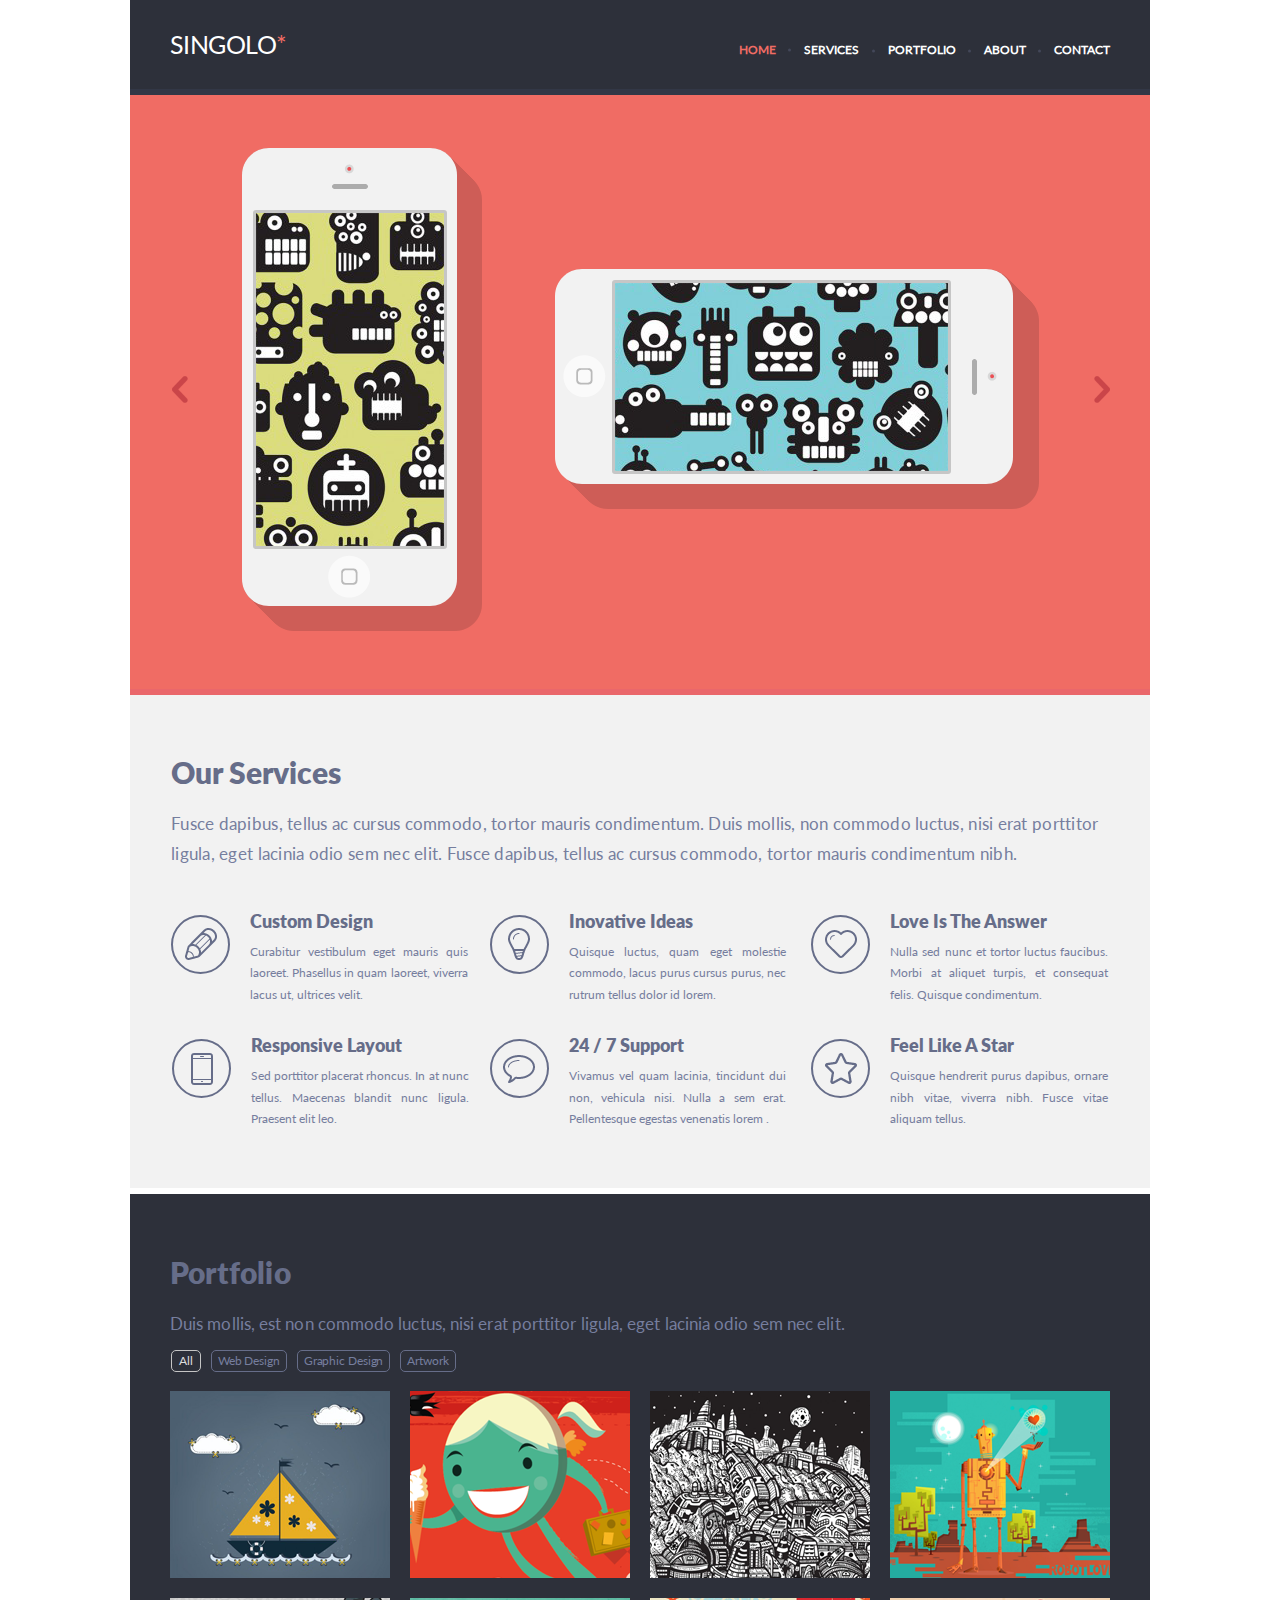
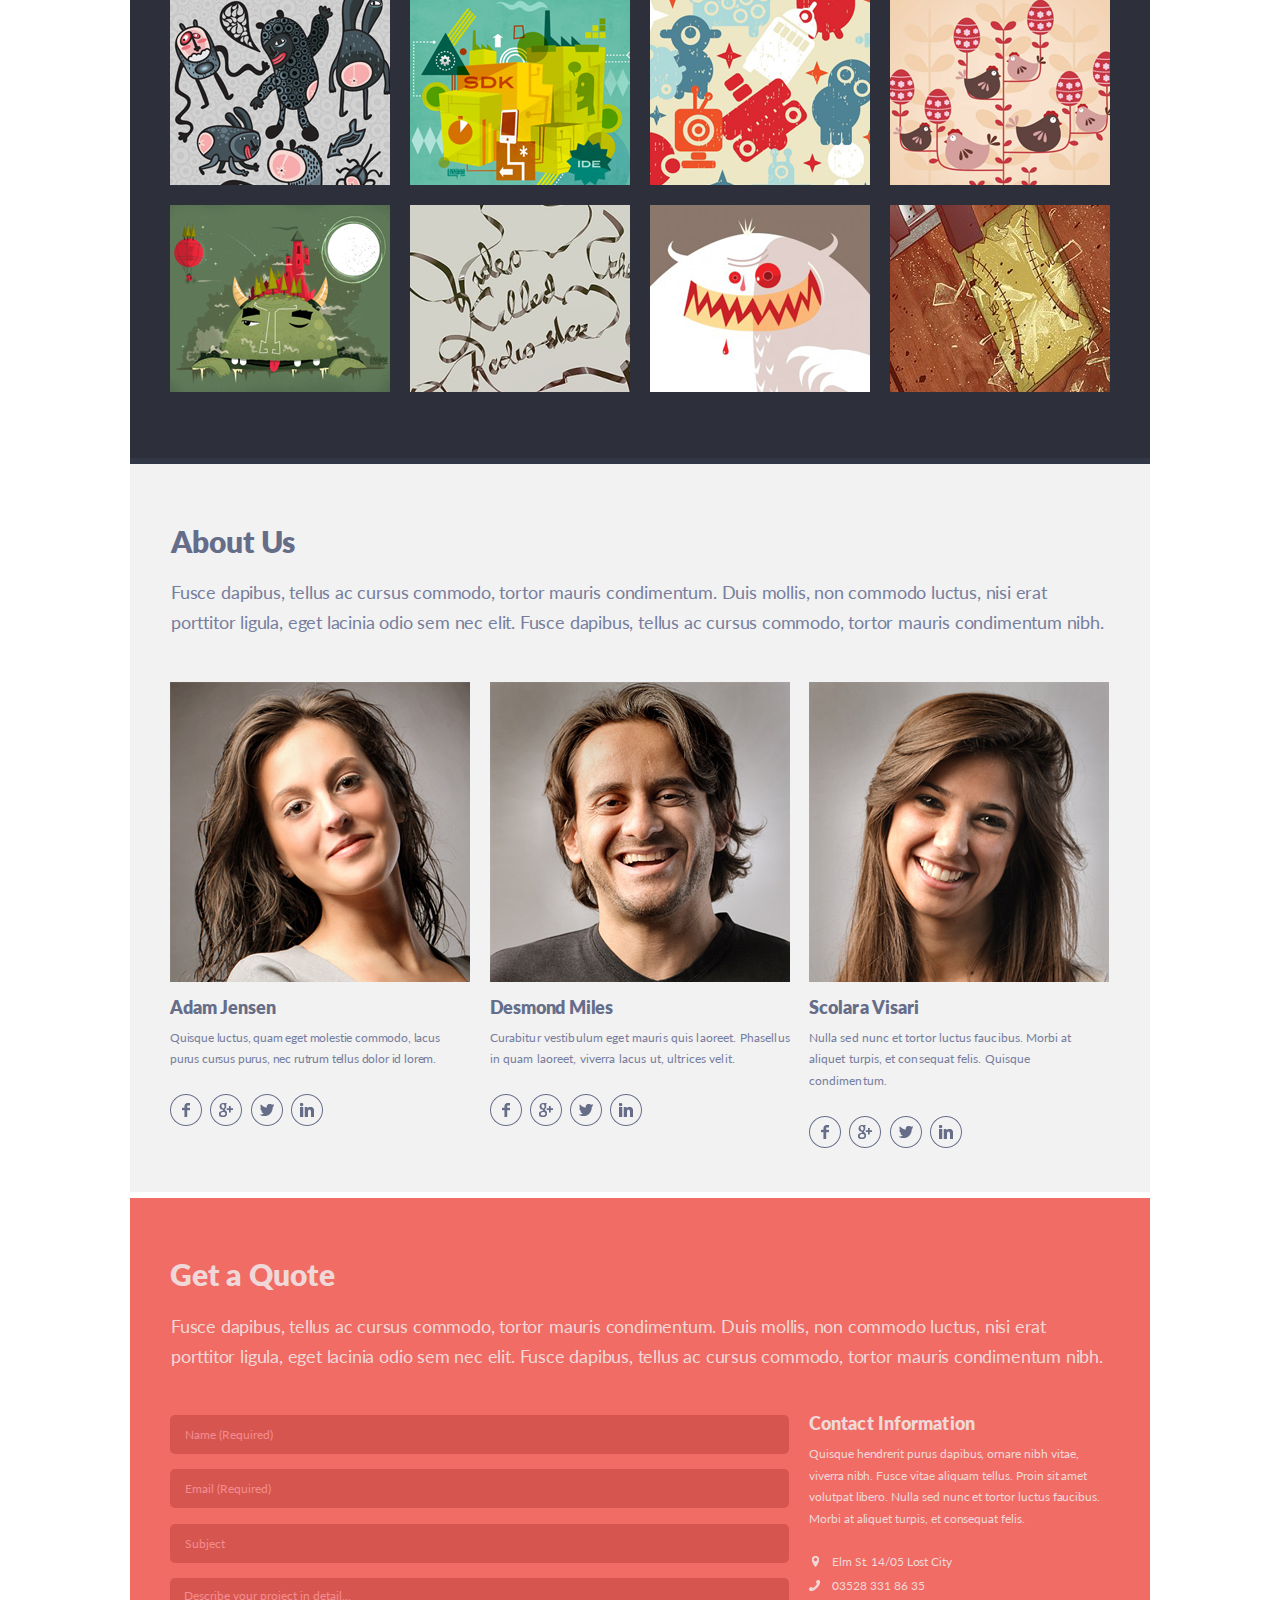
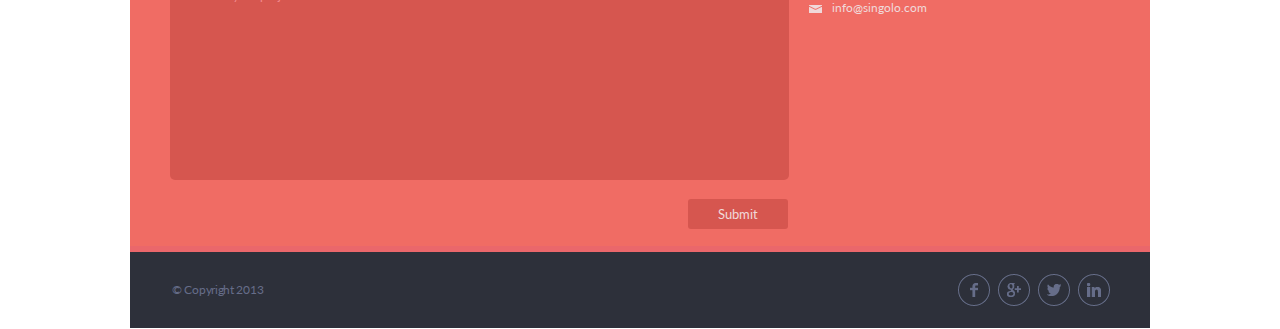
<file: index.html>
<!DOCTYPE html>
<html lang="en">
    <head>
        <meta charset="utf-8">
        <meta name="viewport" content="width=device-width, initial-scale=1.0">
        <link rel="stylesheet" href="./style.css">
        <title>Singolo</title>
    </head>
    <body>
        <div class="container">
            <header class="header">
                <div class="header__logo">
                    <h1 class="header__logo-text">Singolo<span class="header__logo-star">*</span><a name="anchor"></a></h1>
                </div>
                <div class="header__navigation">
                    <nav class="header__navigation-bar">
                        <ul class="header__navigation-list">
                            <li class="header__navigation-list-item header__navigation-list-item_activated">
                                <a href="#anchor" class="link">Home</a>
                            </li>
                            <li class="header__navigation-list-item">
                                <a href="#anchor" class="link">Services</a>
                            </li>
                            <li class="header__navigation-list-item">
                                <a href="#anchor" class="link">Portfolio</a>
                            </li>
                            <li class="header__navigation-list-item">
                                <a href="#anchor" class="link">About</a>
                            </li>
                            <li class="header__navigation-list-item">
                                <a href="#anchor" class="link">Contact</a>
                            </li>
                        </ul>
                    </nav>
                </div>
            </header>
            <main class="main">
                <section class="slider">
                    <div class="slider__phone">
                        <div class="slider__phone-vert">
                            <img src="assets/images/vertical-phone.png" alt="phone">
                            <div class="border-vert"></div> 
                        </div>
                        <div class="slider__phone-hor">
                            <img src="assets/images/horizontal-phone.png" alt="phone">
                            <div class="border-hor"></div>
                        </div>
                    </div>
                    <div class="slider__pointer">
                        <div class="slider__pointer-left">
                            <img src="assets/images/pointer-left.png" alt="pointer-left">
                        </div>
                        <div class="slider__pointer-right">
                            <img src="assets/images/pointer-right.png" alt="pointer-right">
                        </div>
                    </div>
                </section>
                <section class="services">
                    <section class="services__top">
                        <h2>Our Services</h2>
                        <p>Fusce dapibus, tellus ac cursus commodo, tortor mauris condimentum. Duis mollis, non commodo
                            luctus, nisi erat porttitor ligula, eget lacinia odio sem nec elit. Fusce dapibus, tellus ac
                            cursus commodo, tortor mauris condimentum nibh.</p>
                    </section>
                    <section class="services__bottom">
                        <ul class="service-list">
                            <li class="service-list__item">
                                <div class="item-left">
                                    <div class="left-img">
                                        <img src="assets/images/pen.png" alt="">
                                    </div>
                                </div>
                                <div class="item-right">
                                    <h3>Custom Design</h3>
                                    <p>Curabitur vestibulum eget mauris quis laoreet. Phasellus in quam laoreet, viverra lacus ut, ultrices velit.</p>
                                </div>
                            </li>
                            <li class="service-list__item">
                                <div class="item-left">
                                    <div class="left-img">
                                        <img src="assets/images/bulb.png" alt="">
                                    </div>
                                </div>
                                <div class="item-right">
                                    <h3>Inovative Ideas</h3>
                                    <p>Quisque luctus, quam eget molestie commodo, lacus purus cursus purus, nec rutrum tellus dolor id lorem.</p>
                                </div>
                            </li>
                            <li class="service-list__item">
                                <div class="item-left">
                                    <div class="left-img">
                                        <img src="assets/images/heart.png" alt="">
                                    </div>
                                </div>
                                <div class="item-right">
                                    <h3>Love Is The Answer</h3>
                                    <p>Nulla sed nunc et tortor luctus faucibus. Morbi at aliquet turpis, et consequat felis. Quisque condimentum.</p>
                                </div>
                            </li>
                            <li class="service-list__item">
                                <div class="item-left">
                                    <div class="left-img">
                                        <img src="assets/images/phone.png" alt="">
                                    </div>
                                </div>
                                <div class="item-right">
                                    <h3>Responsive Layout</h3>
                                    <p>Sed porttitor placerat rhoncus. In at nunc tellus. Maecenas blandit nunc ligula. Praesent elit leo.</p>
                                </div>
                            </li>
                            <li class="service-list__item">
                                <div class="item-left">
                                    <div class="left-img">
                                        <img src="assets/images/bubble.png" alt="">
                                    </div>
                                </div>
                                <div class="item-right">
                                    <h3>24 / 7 Support</h3>
                                    <p>Vivamus vel quam lacinia, tincidunt dui non, vehicula nisi. Nulla a sem erat. Pellentesque egestas venenatis lorem .</p>
                                </div>
                            </li>
                            <li class="service-list__item">
                                <div class="item-left">
                                    <div class="left-img">
                                        <img src="assets/images/star.png" alt="">
                                    </div>
                                </div>
                                <div class="item-right">
                                    <h3>Feel Like A Star</h3>
                                    <p>Quisque hendrerit purus dapibus, ornare nibh vitae, viverra nibh. Fusce vitae aliquam tellus.</p>
                                </div>
                            </li>
                        </ul>
                    </section>
                </section>
                <section class="portfolio">
                    <div class="wrapper">
                        <h2 class="portfolio__title">Portfolio</h2>
                        <p class="portfolio__text">Duis mollis, est non commodo luctus, nisi erat porttitor ligula,
                          eget lacinia odio sem nec elit.</p>
                        <div class="portfolio__buttons">
                            <span class="portfolio__button portfolio__button_activated">All</span>
                            <span class="portfolio__button">Web Design</span>
                            <span class="portfolio__button">Graphic Design</span>
                            <span class="portfolio__button">Artwork</span>
                        </div> 
                        <div class="portfolio__pictures">
                            <div class="portfolio__picture">
                                <img class="portfolio__picture-1" src="assets/images/Picture11.png" alt="Project 1">
                            </div>
                            <div class="portfolio__picture">
                                <img class="portfolio__picture-2" src="assets/images/Picture12.png" alt="Project 2">
                            </div>
                            <div class="portfolio__picture">
                                <img class="portfolio__picture-3" src="assets/images/Picture13.png" alt="Project 3">
                            </div>
                            <div class="portfolio__picture">
                                <img class="portfolio__picture-4" src="assets/images/Picture14.png" alt="Project 4">
                            </div>
                            <div class="portfolio__picture">
                                <img class="portfolio__picture-5" src="assets/images/Picture21.png" alt="Project 5">
                            </div>
                            <div class="portfolio__picture">
                                <img class="portfolio__picture-6" src="assets/images/Picture22.png" alt="Project 6">
                            </div>
                            <div class="portfolio__picture">
                                <img class="portfolio__picture-7" src="assets/images/Picture23.png" alt="Project 7">
                            </div>
                            <div class="portfolio__picture">
                                <img class="portfolio__picture-8" src="assets/images/Picture24.png" alt="Project 8">
                            </div>
                            <div class="portfolio__picture">
                                <img class="portfolio__picture-9" src="assets/images/Picture31.png" alt="Project 9">
                            </div>
                            <div class="portfolio__picture">
                                <img class="portfolio__picture-10" src="assets/images/Picture32.png" alt="Project 10">
                            </div>
                            <div class="portfolio__picture">
                                <img class="portfolio__picture-11" src="assets/images/Picture33.png" alt="Project 11">
                            </div>
                            <div class="portfolio__picture">
                                <img class="portfolio__picture-12" src="assets/images/Picture34.png" alt="Project 12">
                            </div>
                        </div>
                    </div>
                </section>
                <section class ="about-us">
                    <div class="wrapper">
                        <h2 class="about-us__title">About Us</h2>
                        <p class="about-us__text">Fusce dapibus, tellus ac cursus commodo, tortor mauris condimentum. Duis mollis,
                         non commodo luctus, nisi erat porttitor ligula, eget lacinia odio sem nec elit. Fusce dapibus, tellus ac
                         cursus commodo, tortor mauris condimentum nibh.</p>
                         <div class="about-us__people">
                             <article class="profile">
                                 <div class="profile__photo">
                                     <img id="Adam" src="assets/images/Photo1.png" width="300px" height="300px" alt="Adam Jensen">
                                 </div>
                                 <h3 class="profile__name">Adam Jensen</h3>
                                 <p class="profile__text">Quisque luctus, quam eget molestie commodo, lacus purus cursus purus, nec rutrum tellus dolor id lorem.</p>
                                 <div class="contacts">
                                     <a href="#adam">
                                         <img src="assets/images/Facebook.png"  alt="facebook">
                                     </a>
                                     <a href="#adam">
                                         <img src="assets/images/Google.png" alt="google">
                                     </a>
                                     <a href="#adam">
                                         <img src="assets/images/Twitter.png" alt="twitter">
                                     </a>
                                     <a href="#adam">
                                         <img src="assets/images/Linkedin.png" alt ="linkedin">
                                     </a>
                                 </div>
                             </article>
                             <article class="profile">
                                 <div class="profile__photo">
                                     <img id="desmond" src="assets/images/Photo2.png" width="300px" height="300px" alt="Desmond Miles">
                                 </div>
                                 <h3 class="profile__name">Desmond Miles</h3>
                                 <p class="profile__text">Curabitur vestibulum eget mauris quis laoreet. Phasellus in quam laoreet, viverra lacus ut, ultrices velit.</p>
                                 <div class="contacts">
                                     <a href="#desmond">
                                         <img src="assets/images/Facebook.png" alt="facebook">
                                     </a>
                                     <a href="#desmond">
                                         <img src="assets/images/Google.png" alt="google">
                                     </a>
                                     <a href="#desmond">
                                         <img src="assets/images/Twitter.png" alt="twitter">
                                     </a>
                                     <a href="#desmond">
                                         <img src="assets/images/Linkedin.png" alt ="linkedin">
                                     </a>
                                 </div>
                             </article>
                             <article class="profile">
                                 <div class="profile__photo">
                                     <img id="scolara" src="assets/images/Photo3.png" width="300px" height="300px" alt="Scolara Visari">
                                 </div>
                                 <h3 class="profile__name">Scolara Visari</h3>
                                 <p class="profile__text">Nulla sed nunc et tortor luctus faucibus. Morbi at aliquet turpis, et consequat felis. Quisque condimentum.</p>
                                 <div class="contacts">
                                     <a href="#scolara">
                                         <img src="assets/images/Facebook.png" alt="facebook">
                                     </a>
                                     <a href="#scolara">
                                         <img src="assets/images/Google.png" alt="google">
                                     </a>
                                     <a href="#scolara">
                                         <img src="assets/images/Twitter.png" alt="twitter">
                                     </a>
                                     <a href="#scolara">
                                         <img src="assets/images/Linkedin.png" alt ="linkedin">
                                     </a>
                                 </div>
                             </article>
                         </div>          
                    </div>
                </section>
                <section class="contact">
                    <div class="wrapper">
                        <h2 class="contacts__title">Get a Quote</h2>
                        <p class="contacts__text">Fusce dapibus, tellus ac cursus commodo, tortor mauris condimentum. Duis mollis, non commodo luctus, nisi erat porttitor ligula,
                             eget lacinia odio sem nec elit. Fusce dapibus, tellus ac cursus commodo, tortor mauris condimentum nibh.</p>
                         <div class="contacts__form">
                             <form method="POST">
                                 <input type="text" name="name" placeholder="Name (Required)" required>
                                 <input type="email" name="email" placeholder="Email (Required)" required>
                                 <input type="text" name="subject" placeholder="Subject">
                                 <textarea name="message" placeholder="Describe your project in detail..." rows="13" cols="30"></textarea>
                                 <button type="submit" formmethod="POST">Submit</button>
                             </form>
                             <div class="contacts__form-info">
                                 <h3 class="form-info__title">Contact Information</h3>
                                 <p class="form-info__text">Quisque hendrerit purus dapibus, ornare nibh vitae, viver&shy;ra nibh. Fusce vitae aliquam tellus. Proin sit amet volutpat libero.
                                      Nulla sed nunc et tortor luctus faucibus. Morbi at aliquet turpis, et consequat felis.</p>
                                 <p class="form-info__address">Elm St. 14/05 Lost City</p>
                                 <a class="form-info__phone" href="tel:035283318635">03528 331 86 35 </a>
                                 <br><a class="form-info__email" href="mailto:info@singolo.com">info@singolo.com</a>    
                             </div>
                         </div>    
                    </div>
                </section>
            </main>
            <footer class="footer">
                <div class="wrapper">
                    <div class="copyright">&copy; Copyright 2013</div>
                    <div class="social-icons">
                     <a href="#">
                         <img src="assets/images/Facebook.png" alt="facebook">
                     </a>
                     <a href="#">
                         <img src="assets/images/Google.png" alt="google">
                     </a>
                     <a href="#">
                         <img src="assets/images/Twitter.png" alt="twitter">
                     </a>
                     <a href="#">
                         <img src="assets/images/Linkedin.png" alt ="linkedin">
                     </a>
                    </div>
                </div>
            </footer>
        </div>
    </body>

</html>
</file>
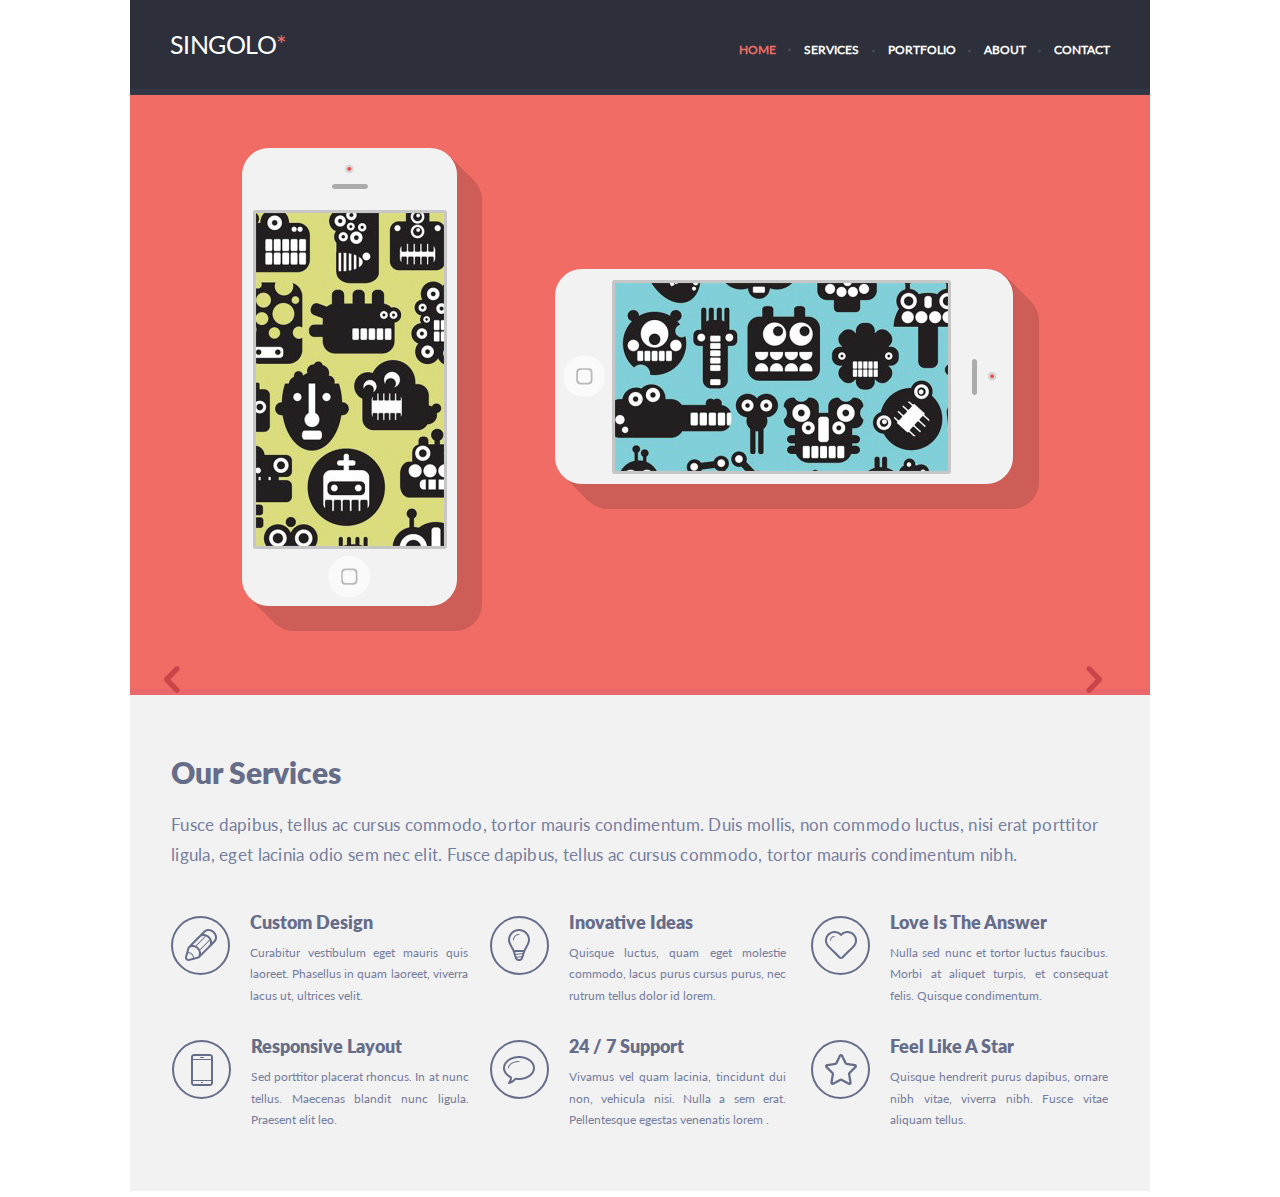
<file: singolo1.html>
<!DOCTYPE html>
<html lang="en">
    <head>
        <meta charset="utf-8">
        <meta name="viewport" content="width=device-width, initial-scale=1.0">
        <link rel="stylesheet" href="./singolo1.css">
        <title>Singolo</title>
    </head>
    <body>
        <div class="container">
            <header class="header">
                <div class="header__logo">
                    <h1 class="header__logo-text">Singolo<span class="header__logo-star">*</span><a name="anchor"></a></h1>
                </div>
                <div class="header__navigation">
                    <nav class="header__navigation-bar">
                        <ul class="header__navigation-list">
                            <li class="header__navigation-list-item header__navigation-list-item_activated">
                                <a href="#anchor" class="link">Home</a>
                            </li>
                            <li class="header__navigation-list-item">
                                <a href="#anchor" class="link">Services</a>
                            </li>
                            <li class="header__navigation-list-item">
                                <a href="#anchor" class="link">Portfolio</a>
                            </li>
                            <li class="header__navigation-list-item">
                                <a href="#anchor" class="link">About</a>
                            </li>
                            <li class="header__navigation-list-item">
                                <a href="#anchor" class="link">Contact</a>
                            </li>
                        </ul>
                    </nav>
                </div>
            </header>
            <main class="main">
                <section class="slider">
                    <div class="slider__phone">
                        <div class="slider__phone-vert">
                            <img src="assets/images/vertical-phone.png" alt="phone">
                            <div class="border-vert"></div> 
                        </div>
                        <div class="slider__phone-hor">
                            <img src="assets/images/horizontal-phone.png" alt="phone">
                            <div class="border-hor"></div>
                        </div>
                    </div>
                    <div class="slider__pointer">
                        <div class="slider__pointer-left">
                            <img src="assets/images/pointer-left.png" alt="pointer-left">
                        </div>
                        <div class="slider__pointer-right">
                            <img src="assets/images/pointer-right.png" alt="pointer-right">
                        </div>
                    </div>
                </section>
                <section class="services">
                    <section class="services__top">
                        <h2>Our Services</h2>
                        <p>Fusce dapibus, tellus ac cursus commodo, tortor mauris condimentum. Duis mollis, non commodo
                            luctus, nisi erat porttitor ligula, eget lacinia odio sem nec elit. Fusce dapibus, tellus ac
                            cursus commodo, tortor mauris condimentum nibh.</p>
                    </section>
                    <section class="services__bottom">
                        <ul class="service-list">
                            <li class="service-list__item">
                                <div class="item-left">
                                    <div class="left-img">
                                        <img src="assets/images/pen.png" alt="">
                                    </div>
                                </div>
                                <div class="item-right">
                                    <h3>Custom Design</h3>
                                    <p>Curabitur vestibulum eget mauris quis laoreet. Phasellus in quam laoreet, viverra lacus ut, ultrices velit.</p>
                                </div>
                            </li>
                            <li class="service-list__item">
                                <div class="item-left">
                                    <div class="left-img">
                                        <img src="assets/images/bulb.png" alt="">
                                    </div>
                                </div>
                                <div class="item-right">
                                    <h3>Inovative Ideas</h3>
                                    <p>Quisque luctus, quam eget molestie commodo, lacus purus cursus purus, nec rutrum tellus dolor id lorem.</p>
                                </div>
                            </li>
                            <li class="service-list__item">
                                <div class="item-left">
                                    <div class="left-img">
                                        <img src="assets/images/heart.png" alt="">
                                    </div>
                                </div>
                                <div class="item-right">
                                    <h3>Love Is The Answer</h3>
                                    <p>Nulla sed nunc et tortor luctus faucibus. Morbi at aliquet turpis, et consequat felis. Quisque condimentum.</p>
                                </div>
                            </li>
                            <li class="service-list__item">
                                <div class="item-left">
                                    <div class="left-img">
                                        <img src="assets/images/phone.png" alt="">
                                    </div>
                                </div>
                                <div class="item-right">
                                    <h3>Responsive Layout</h3>
                                    <p>Sed porttitor placerat rhoncus. In at nunc tellus. Maecenas blandit nunc ligula. Praesent elit leo.</p>
                                </div>
                            </li>
                            <li class="service-list__item">
                                <div class="item-left">
                                    <div class="left-img">
                                        <img src="assets/images/bubble.png" alt="">
                                    </div>
                                </div>
                                <div class="item-right">
                                    <h3>24 / 7 Support</h3>
                                    <p>Vivamus vel quam lacinia, tincidunt dui non, vehicula nisi. Nulla a sem erat. Pellentesque egestas venenatis lorem .</p>
                                </div>
                            </li>
                            <li class="service-list__item">
                                <div class="item-left">
                                    <div class="left-img">
                                        <img src="assets/images/star.png" alt="">
                                    </div>
                                </div>
                                <div class="item-right">
                                    <h3>Feel Like A Star</h3>
                                    <p>Quisque hendrerit purus dapibus, ornare nibh vitae, viverra nibh. Fusce vitae aliquam tellus.</p>
                                </div>
                            </li>
                        </ul>
                    </section>
                </section>
            </main>
        </div>
    </body>

</html>
</file>
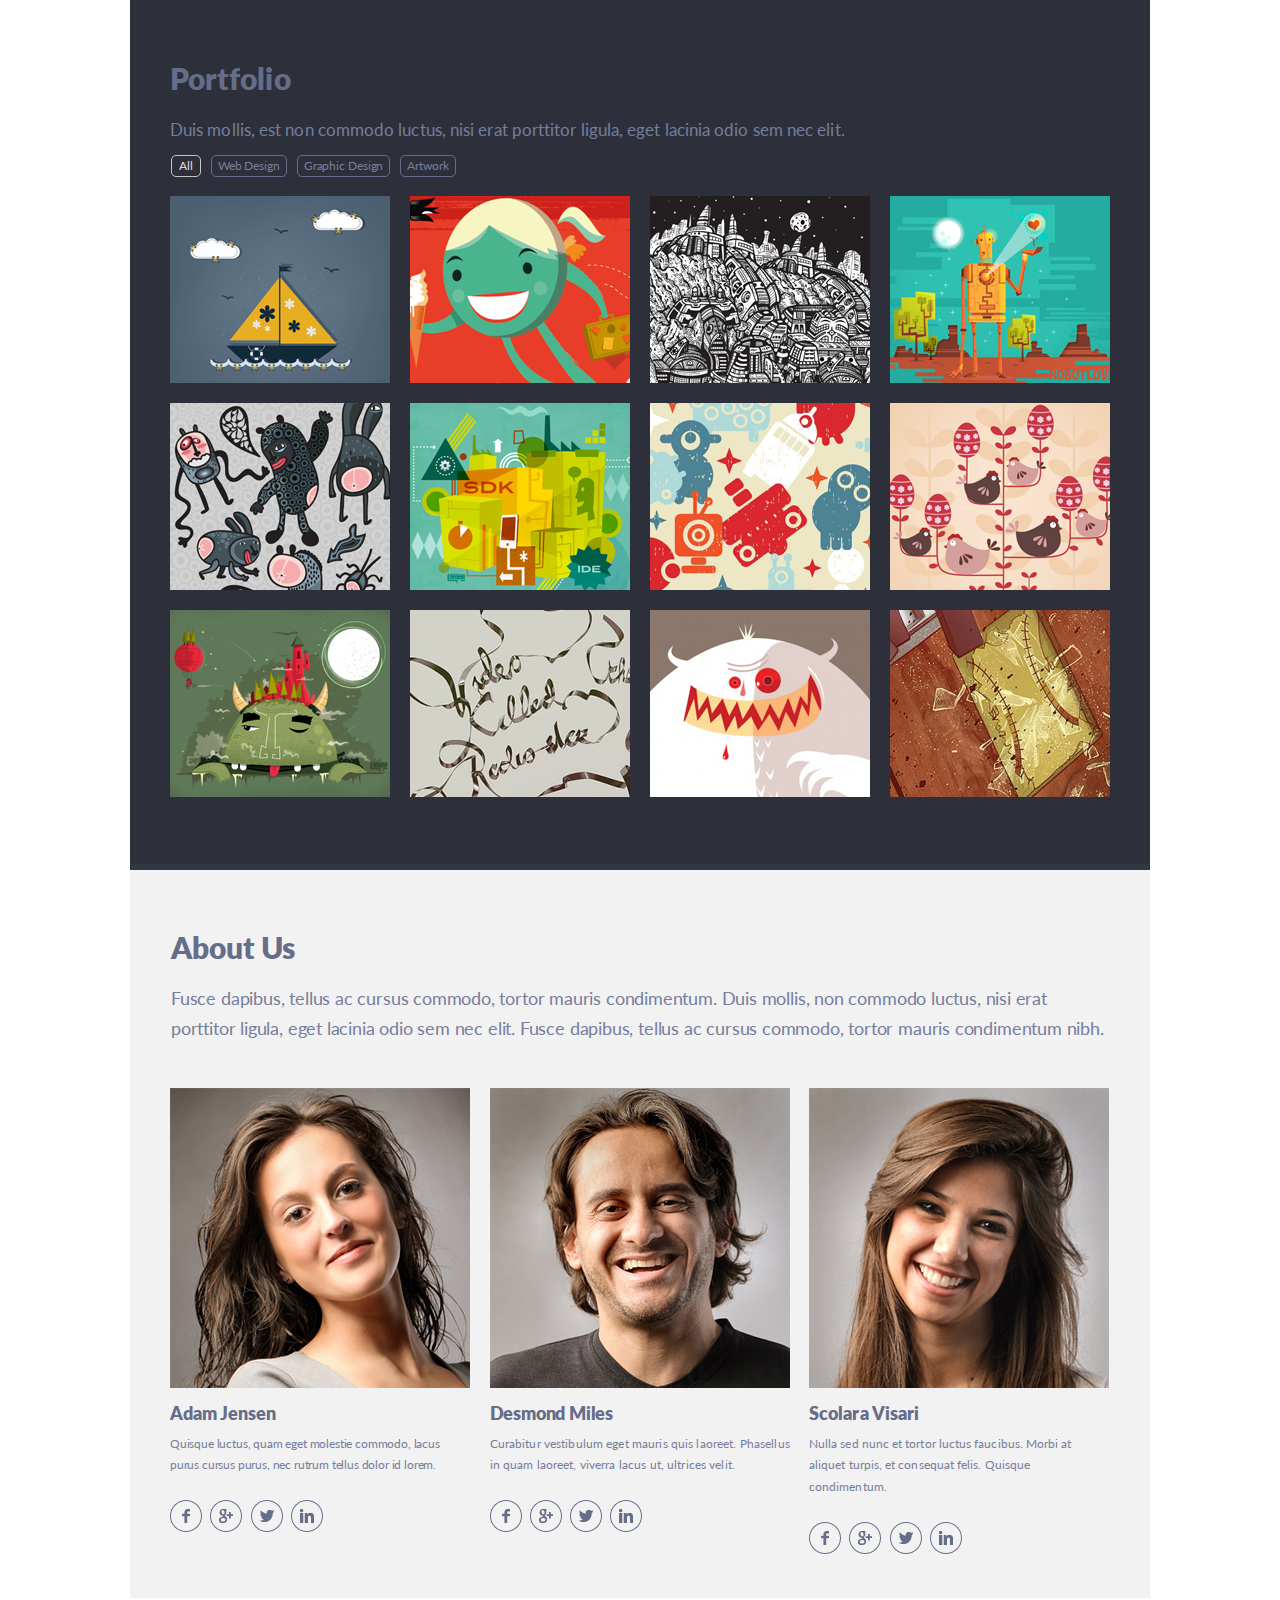
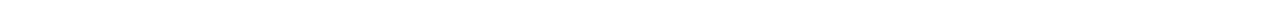
<file: singolo2.html>
<!DOCTYPE html>
<html lang="en">
   <head>
       <meta charset="utf-8">
       <meta name ="viewport" content="width=device-width, initial-scale=1.0">
       <link rel="stylesheet" href="./singolo2.css">
       <title>Singolo</title>
   </head> 
   <body>
       <section class="portfolio">
           <div class="wrapper">
               <h2 class="portfolio__title">Portfolio</h2>
               <p class="portfolio__text">Duis mollis, est non commodo luctus, nisi erat porttitor ligula,
                 eget lacinia odio sem nec elit.</p>
               <div class="portfolio__buttons">
                   <span class="portfolio__button portfolio__button_activated">All</span>
                   <span class="portfolio__button">Web Design</span>
                   <span class="portfolio__button">Graphic Design</span>
                   <span class="portfolio__button">Artwork</span>
               </div> 
               <div class="portfolio__pictures">
                   <div class="portfolio__picture">
                       <img class="portfolio__picture-1" src="assets/images/Picture11.png" alt="Project 1">
                   </div>
                   <div class="portfolio__picture">
                       <img class="portfolio__picture-2" src="assets/images/Picture12.png" alt="Project 2">
                   </div>
                   <div class="portfolio__picture">
                       <img class="portfolio__picture-3" src="assets/images/Picture13.png" alt="Project 3">
                   </div>
                   <div class="portfolio__picture">
                       <img class="portfolio__picture-4" src="assets/images/Picture14.png" alt="Project 4">
                   </div>
                   <div class="portfolio__picture">
                       <img class="portfolio__picture-5" src="assets/images/Picture21.png" alt="Project 5">
                   </div>
                   <div class="portfolio__picture">
                       <img class="portfolio__picture-6" src="assets/images/Picture22.png" alt="Project 6">
                   </div>
                   <div class="portfolio__picture">
                       <img class="portfolio__picture-7" src="assets/images/Picture23.png" alt="Project 7">
                   </div>
                   <div class="portfolio__picture">
                       <img class="portfolio__picture-8" src="assets/images/Picture24.png" alt="Project 8">
                   </div>
                   <div class="portfolio__picture">
                       <img class="portfolio__picture-9" src="assets/images/Picture31.png" alt="Project 9">
                   </div>
                   <div class="portfolio__picture">
                       <img class="portfolio__picture-10" src="assets/images/Picture32.png" alt="Project 10">
                   </div>
                   <div class="portfolio__picture">
                       <img class="portfolio__picture-11" src="assets/images/Picture33.png" alt="Project 11">
                   </div>
                   <div class="portfolio__picture">
                       <img class="portfolio__picture-12" src="assets/images/Picture34.png" alt="Project 12">
                   </div>
               </div>
           </div>
       </section>
       <section class ="about-us">
           <div class="wrapper">
               <h2 class="about-us__title">About Us</h2>
               <p class="about-us__text">Fusce dapibus, tellus ac cursus commodo, tortor mauris condimentum. Duis mollis,
                non commodo luctus, nisi erat porttitor ligula, eget lacinia odio sem nec elit. Fusce dapibus, tellus ac
                cursus commodo, tortor mauris condimentum nibh.</p>
                <div class="about-us__people">
                    <article class="profile">
                        <div class="profile__photo">
                            <img id="Adam" src="assets/images/Photo1.png" width="300px" height="300px" alt="Adam Jensen">
                        </div>
                        <h3 class="profile__name">Adam Jensen</h3>
                        <p class="profile__text">Quisque luctus, quam eget molestie commodo, lacus purus cursus purus, nec rutrum tellus dolor id lorem.</p>
                        <div class="contacts">
                            <a href="#adam">
                                <img src="assets/images/Facebook.png"  alt="facebook">
                            </a>
                            <a href="#adam">
                                <img src="assets/images/Google.png" alt="google">
                            </a>
                            <a href="#adam">
                                <img src="assets/images/Twitter.png" alt="twitter">
                            </a>
                            <a href="#adam">
                                <img src="assets/images/Linkedin.png" alt ="linkedin">
                            </a>
                        </div>
                    </article>
                    <article class="profile">
                        <div class="profile__photo">
                            <img id="desmond" src="assets/images/Photo2.png" width="300px" height="300px" alt="Desmond Miles">
                        </div>
                        <h3 class="profile__name">Desmond Miles</h3>
                        <p class="profile__text">Curabitur vestibulum eget mauris quis laoreet. Phasellus in quam laoreet, viverra lacus ut, ultrices velit.</p>
                        <div class="contacts">
                            <a href="#desmond">
                                <img src="assets/images/Facebook.png" alt="facebook">
                            </a>
                            <a href="#desmond">
                                <img src="assets/images/Google.png" alt="google">
                            </a>
                            <a href="#desmond">
                                <img src="assets/images/Twitter.png" alt="twitter">
                            </a>
                            <a href="#desmond">
                                <img src="assets/images/Linkedin.png" alt ="linkedin">
                            </a>
                        </div>
                    </article>
                    <article class="profile">
                        <div class="profile__photo">
                            <img id="scolara" src="assets/images/Photo3.png" width="300px" height="300px" alt="Scolara Visari">
                        </div>
                        <h3 class="profile__name">Scolara Visari</h3>
                        <p class="profile__text">Nulla sed nunc et tortor luctus faucibus. Morbi at aliquet turpis, et consequat felis. Quisque condimentum.</p>
                        <div class="contacts">
                            <a href="#scolara">
                                <img src="assets/images/Facebook.png" alt="facebook">
                            </a>
                            <a href="#scolara">
                                <img src="assets/images/Google.png" alt="google">
                            </a>
                            <a href="#scolara">
                                <img src="assets/images/Twitter.png" alt="twitter">
                            </a>
                            <a href="#scolara">
                                <img src="assets/images/Linkedin.png" alt ="linkedin">
                            </a>
                        </div>
                    </article>
                </div>          
           </div>
       </section>
   </body>
</html>
</file>
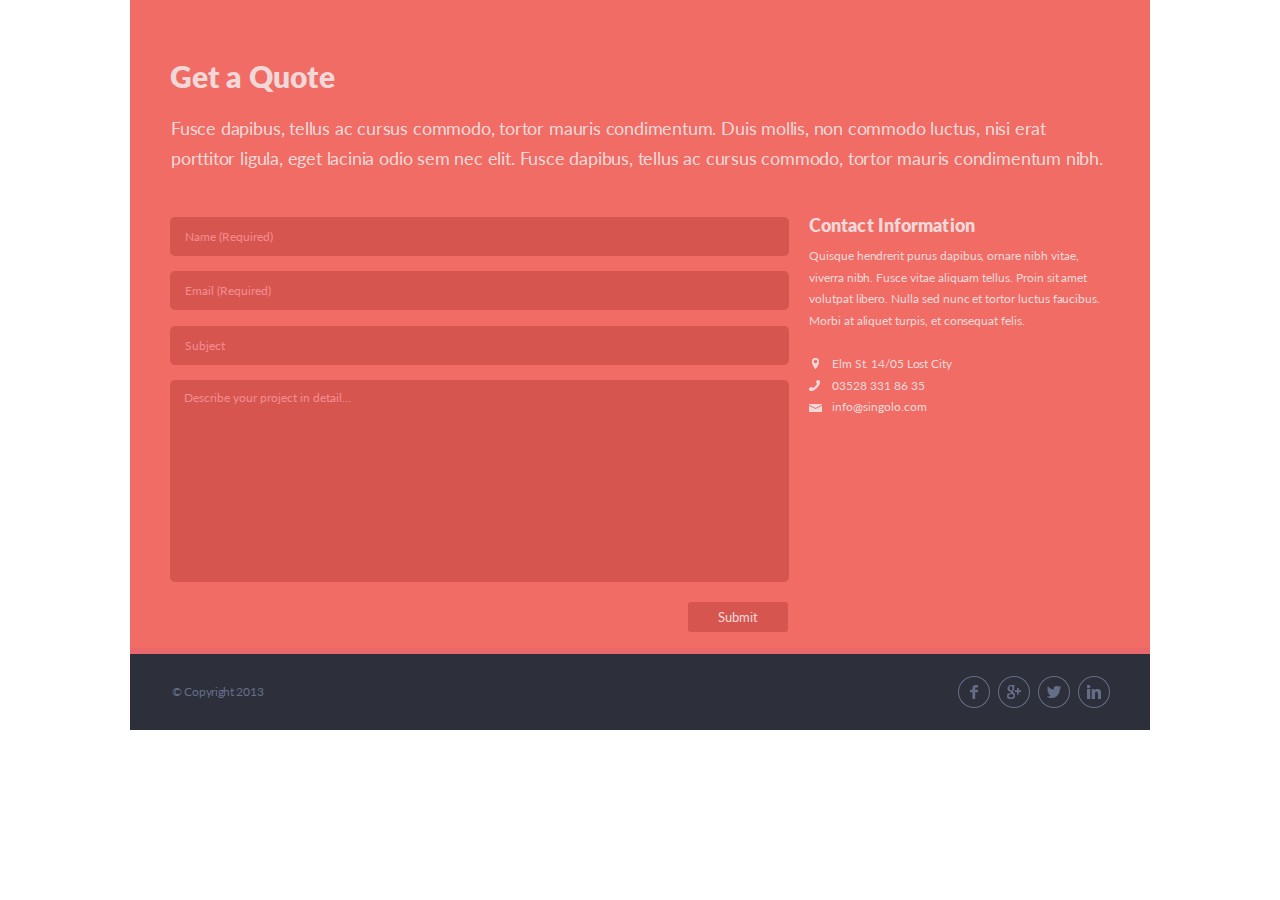
<file: singolo3.html>
<!DOCTYPE html>
<html lang="en">
   <head>
       <meta charset="utf-8">
       <meta name ="viewport" content="width=device-width, initial-scale=1.0">
       <link rel="stylesheet" href="./singolo3.css">
       <title>Singolo</title>
   </head> 
   <body>
       <section class="contact">
           <div class="wrapper">
               <h2 class="contacts__title">Get a Quote</h2>
               <p class="contacts__text">Fusce dapibus, tellus ac cursus commodo, tortor mauris condimentum. Duis mollis, non commodo luctus, nisi erat porttitor ligula,
                    eget lacinia odio sem nec elit. Fusce dapibus, tellus ac cursus commodo, tortor mauris condimentum nibh.</p>
                <div class="contacts__form">
                    <form method="POST">
                        <input type="text" name="name" placeholder="Name (Required)" required>
                        <input type="email" name="email" placeholder="Email (Required)" required>
                        <input type="text" name="subject" placeholder="Subject">
                        <textarea name="message" placeholder="Describe your project in detail..." rows="13" cols="30"></textarea>
                        <button type="submit" formmethod="POST">Submit</button>
                    </form>
                    <div class="contacts__form-info">
                        <h3 class="form-info__title">Contact Information</h3>
                        <p class="form-info__text">Quisque hendrerit purus dapibus, ornare nibh vitae, viver&shy;ra nibh. Fusce vitae aliquam tellus. Proin sit amet volutpat libero.
                             Nulla sed nunc et tortor luctus faucibus. Morbi at aliquet turpis, et consequat felis.</p>
                        <p class="form-info__address">Elm St. 14/05 Lost City</p>
                        <a class="form-info__phone" href="tel:035283318635">03528 331 86 35 </a>
                        <br><a class="form-info__email" href="mailto:info@singolo.com">info@singolo.com</a>    
                    </div>
                </div>    
           </div>
       </section>
       <footer class="footer">
           <div class="wrapper">
               <div class="copyright">&copy; Copyright 2013</div>
               <div class="social-icons">
                <a href="#">
                    <img src="assets/images/Facebook.png" alt="facebook">
                </a>
                <a href="#">
                    <img src="assets/images/Google.png" alt="google">
                </a>
                <a href="#">
                    <img src="assets/images/Twitter.png" alt="twitter">
                </a>
                <a href="#">
                    <img src="assets/images/Linkedin.png" alt ="linkedin">
                </a>
               </div>
           </div>
       </footer>
    </body>
</html>
</file>
<file: style.css>
html, body, div, span, h1, h2, h3 {
    margin: 0;
    padding: 0;
    border: 0;
    font-size: 100%;
}

@font-face {
    font-family: Lato;
    src: url(./assets/fonts/Lato-Regular.ttf) format("truetype");
    font-style: normal;
}

@font-face {
    font-family: "Lato-Black";
    src: url(./assets/fonts/Lato-Black.ttf) format("truetype");
    font-style: normal;
}

*::before, *::after {
    -webkit-box-sizing: border-box;
    box-sizing: border-box;
}

 .container {
    width: 1020px;
    margin: 0 auto;
    font-family: Lato;
} 

.header {
    height: 89px;
    background-color: #2d303a;
    border-bottom: 6px solid #323746;
}

h1 {
    width: 115px;
    height: 20px;
    font-size: 25px;
    font-weight: 500;
    line-height: 6.32px;
    color: #ffffff;
    text-transform: uppercase;
    padding: 41px 865px 35px 40px;
    letter-spacing: -0.55px;
}

a {
    text-decoration: none;
    color: unset;
}

.header__logo-star {
    color: #f06c64;
}

ul { 
    list-style: none;
}

.header__navigation-list {
    width: 371px;
    height: 9px;
    position: relative;
    margin: 46px 40px 35px 608px;
    bottom: 104px;
    right: 39px;
}

.header__navigation-list-item {
    display: inline-block;
    width: 70px;    
    color: #ffffff;
    font-size: 12px;
    font-weight: 700;
    line-height: 6.32px;
    text-transform: uppercase;
}

.header__navigation-list-item_activated {
    color: #f06c64;
}

.header__navigation-list-item:nth-child(2) {
    position: relative;
    right: 9px;
}

.header__navigation-list-item:nth-child(3) {
    position: relative;
    right: -1px;
}

.header__navigation-list-item:nth-child(4) {
    position: relative;
    right: -23px;
}

.header__navigation-list-item:last-child {
    position: relative;
    right: -19px;
}

.header__navigation-list-item:nth-child(1)::after {
    content: "";
    background-color: #434759;
    width: 3px;
    height: 3px;
    border-radius: 50%;
    
    position: absolute;
    top: 12px;
    right: 319px;
    
    transform: translateY(-50%);
}

.header__navigation-list-item:nth-child(2)::after {
    content: "";
    background-color: #434759;
    width: 3px;
    height: 3px;
    border-radius: 50%;
    position: absolute;
    top: 4px;
    right: -1px;
    transform: translateY(-50%);
}

.header__navigation-list-item:nth-child(3)::after {
    content: "";
    background-color: #434759;
    width: 3px;
    height: 3px;
    border-radius: 50%;
    position: absolute;
    top: 4px;
    right: -13px;
    transform: translateY(-50%);
}

.header__navigation-list-item:nth-child(4)::after {
    content: "";
    background-color: #434759;
    width: 3px;
    height: 3px;
    border-radius: 50%;
    position: absolute;
    top: 4px;
    left: 54px;
    transform: translateY(-50%);
}

.slider {
    height: 594px;
    border-bottom: 6px solid #ea676b;
    background-color: #f06c64;
}

.slider__phone {
    display: flex;
    align-items: center;
    justify-content: space-between;
}
.slider__phone-vert {
    height: 483px;
    width: 240px;
    padding: 53px 668px 58px 112px;
}

.slider__phone-hor {
    height: 240px;
    width: 483px;
    position: absolute;     
    padding: 175px 112px 181px 425px;
} 

.border-vert {
    position: relative;
    bottom: 424px;
    right: -11px;
    height: 333px;
    width: 188px;
    border: 3px solid #c6c6c6;
    border-radius: 3px;
}

.border-hor {
    position: relative;
    bottom: 232px;
    left: 57px;
    height: 188px;
    width: 333px;
    border: 3px solid #c6c6c6;
    border-radius: 3px;
}

.slider-ponter {
    position: relative;
}

.slider__pointer-left {
    display: block;
    height: 27px;
    width: 16px;
    cursor: pointer;
    position: relative;
    bottom: 313px;
    left: 42px;
}

.slider__pointer-right {
    display: block;
    height: 27px;
    width: 16px;
    cursor: pointer;
    margin-left: 964px;
    position: relative;
    bottom: 340px;

}

a:hover {
    text-decoration: underline;
    color: #f06c64;
}

.services {
    height: 493px;
    background-color: #f2f2f2;
    border-bottom: 6px solid #ffffff; 
    padding: 0 40px 0 41px;
}

.services__top h2, .service-list h3 {
    font-family: "Lato-Black";
    color: #666d89;
    font-weight: 400;
    line-height: 17.86px;
}

.service-list h3 {
    font-size: 18px;
    padding-top: 18px;
}

.services__top h2 {
    font-size: 30px;
    padding-top: 69px;
    margin-top: 0;
}

.service-list p {
    display: flex;
    text-align: justify;
    font-family: "Lato";
    font-size: 12px;
    font-weight: 500;
    line-height: 21.56px;
    color: #767e9e;
    
}

.services__top p {
    padding-top: 10px;
    letter-spacing: 0.27px;
    font-family: "Lato";
    font-size: 17px;
    font-weight: 300;
    line-height: 30px;
    color: #767e9e;  
}

.left-img {
    display: flex;
    justify-content: center;
    align-items: center;    
    width: 55px;
    height: 55px;
    border: 2px solid #666d89;
    border-radius: 50%;
}

.service-list {
    display: flex;
    flex-wrap: wrap;
}

.service-list__item {
    width: 33%;
    flex-shrink: 0;
    margin-right: 4px;
}

.service-list__item {
    display: flex;
    position: relative;
}


.item-left {
    margin-right: 20px;
}

.item-right h3 {
    margin-bottom: 10px;
}

.service-list__item:nth-child(3n) {
    margin-right: 0;
}

.service-list__item:nth-child(-n+3)  {
    padding-bottom: 10px;
}

.item-left {
    margin-top: 20px;
}

.service-list__item:first-child {
    position: relative;
    right: 40px;
    top: 9px;
}

.service-list__item:nth-child(2) {
    position: relative;
    top: 9px;
    right: 22px;
}

.service-list__item:nth-child(3) {
    position: relative;
    top: 9px;
    right: 1px;
}

.service-list__item:nth-child(4) {
    position: relative;
    right: 39px;
    bottom: 1px;
}

.service-list__item:nth-child(5) {
    position: relative;
    bottom: 1px;
    right: 22px;
    letter-spacing: 0.001px;
}

.service-list__item:last-child {
    position: relative; 
    bottom: 1px;
    right: 1px;   
}

.item-right p {
    position: relative; 
    bottom: 2px;
}

.portfolio {
    width: 1020px;
    height: 864px;
    background-color: #2d303a;
    border-bottom: 6px solid #323746;
    margin: 0 auto;
}

.portfolio__title {
    width: 121px;
    height: 23px;
    color: #666d89;
    font-family: "Lato-Black";
    font-size: 30px;
    font-weight: 400;
    line-height: 17.86px;
    padding: 70px 858px 0 40px;
    letter-spacing: 0.21px;
}

.portfolio__text {
    padding: 4.5px 0 0 40px;    
    height: 17px;
    color: #767e9e;
    font-family: "Lato" ;
    font-size: 17px;
    font-weight: 300;
    line-height: 30px;
    letter-spacing: 0.08px;
}

.portfolio__buttons {
    padding: 6px 0 20px 41px;
}

.portfolio__button {
    font-family: "Lato";
    font-size: 12px;
    font-weight: 400;
    line-height: 21.56px;
    box-sizing: border-box;
    padding: 2px 6px 3px;
    margin-right: 6px;
    border: 1px solid #666d89;
    border-radius: 5px;
    cursor: pointer;
    color: #767e9e;
    letter-spacing: -0.1px;
}

.portfolio__button_activated {
    color: #dedede;
    border: 1px solid #c5c5c5;
    padding: 2px 7px 3px 7px;
}

.portfolio__button:hover {
    border: 1px solid #c5c5c5;
    color: #dedede;
}

.portfolio__pictures {
    display: flex;
    justify-content: space-between;
    width: 940px;
    flex-wrap: wrap;
    margin-left: 40px;
}

.portfolio__picture {
    margin-bottom: 20px;
    width: 220px;
    height: 187px;
}

.portfolio__picture:nth-child(n+13) {
    display: none;
}

.about-us {
    width: 1020px;
    height: 728px;
    background-color: #f2f2f2;
    border-bottom: 6px solid #ffffff;
    margin: 0 auto;
}

.about-us__title {
    width: 150px;
    height: 23px;
    color: #666d89;
    font-family: "Lato-Black";
    font-size: 30px;
    font-weight: 400;
    line-height: 17.86px;
    padding: 68.5px 855px 0 41px;
    letter-spacing: -0.1px;
    word-spacing: -0.5px;
}

.about-us__text {
    height: 47px;
    color: #767e9e;
    font-family: "Lato";
    font-size: 18px;
    font-weight: 300;
    line-height: 30px;
    padding: 3px 40px 40.5px 41px;
    letter-spacing: -0.183px;
}

.about-us__people {
    display: flex;
    justify-content: space-between;
    flex-wrap: wrap;
    width: 940px;
    padding: 0 40px 0 40px;
}

.profile {
    width: 301px;
}

.profile__photo {
    width: 300px;
    height: 300px;
}

.profile__name {
    color: #666d89;
    font-family: "Lato-Black";
    font-size: 18px;
    font-weight: 400;
    line-height: 17.86px;
    padding-top: 17px;   
}

.profile__text {
    color: #767e9e;
    font-family: Lato;
    font-size: 12px;
    font-weight: 400;
    line-height: 21.56px;
    letter-spacing: -0.18px;
    padding-bottom: 5px;
    position: relative;
    bottom: 2px;
}

.contacts {
    display: flex;
    flex-wrap: wrap;
    width: 153px;
    justify-content: space-between;
    padding: 5px 0 0 0;    
}

.profile:first-child .profile__text {
    letter-spacing: -0.17px;
}

.profile:nth-child(2) .profile__text {
    letter-spacing: 0.13px;
}

.profile:last-child .profile__text {
    letter-spacing: 0.07px;
}

.profile:nth-child(2) .profile__name {
    position: relative;
    bottom: 0.5px;
    letter-spacing: -0.2px;
}

.profile:last-child .profile__name {
    letter-spacing: 0.1px;
}

.contact {
    width: 1020px;
    height: 648px;
    background-color: #f06c64;
    border-bottom: 6px solid #ea676b;
    margin: 0 auto;
}

.footer {
    width: 1020px;
    height: 76px;
    background-color: #2d303a;
    margin: 0 auto;
}

.contacts__title {
    height: 26px;
    color: #f0d8d9;
    font-family: "Lato-Black";
    font-size: 30px;
    font-weight: 400;
    line-height: 17.86px;
    padding: 68px 0 0 40px;
    letter-spacing: -0.005em; 
}

.contacts__text {
    height: 47px;
    font-family: "Lato";
    color: #f0d8d9;
    font-size: 18px;
    font-weight: 300;
    line-height: 30px;
    padding: 0.5px 40px 0 41px;
    letter-spacing: -0.19px;
}

.contacts__form {
    display: flex;
    justify-content: space-between;
    margin-top: 57px;
    padding: 0 40px 0 40px;
}


input, textarea {
    padding: 12px 15px;
    width: 619px;
    font-family: "Lato";
    font-size: 12px;
    font-weight: 400;
    border: none;
    border-radius: 5px;
    color: #f0d8d9;
    background-color: #d6564f;
    margin-bottom: 15.5px;
    box-sizing: border-box;
}

form {
    width: 619px;
}

button {
    width: 100px;
    color: #f0d8d9;
    background-color: #d6564f;
    border: none;
    margin-left: 518px;
    font-family: "Lato";
    border-radius: 3px;
    height: 30px;
    cursor: pointer;
}

button:hover {
    border: 1px solid #f0d8d9;
}

textarea {
    height: 202px;
    resize: none;
    padding: 10px 15px 13px 14px;   
}

::placeholder {
    color: #f48c8f;
    opacity: 1;
}

.contacts__form-info {
    box-sizing: border-box;
    width: 301px;
}

.contacts__form-info h3 {
    height: 14px;
    font-family: "Lato-Black";
    color: #f0d8d9;
    font-size: 18px;
    font-weight: 400;
    line-height: 17.86px;
    letter-spacing: 0.1px;
}

.form-info__text, .form-info__address,
.form-info__phone, .form-info__email  {
    color: #f0d8d9;
    font-family: "Lato";
    font-size: 12px;
    font-weight: 400;
    line-height: 21.56px;
}

.form-info__text {
    padding-top: 2.5px;
    letter-spacing: -0.05px;
}

.form-info__address {
    background: transparent url("/assets/images/contacts-location.png") no-repeat 3px;
    padding-left: 23px;
    margin-top: 25px;
    letter-spacing: -0.1px;
    line-height: unset;
    margin-bottom: 5px;
    cursor: pointer;
} 

.form-info__phone {
    background: transparent url("/assets/images/contacts-phone.png") no-repeat left center;
    padding-left: 23px;
    line-height: 20px;
    cursor: pointer;
}

.form-info__email {
    background: transparent url("/assets/images/contacts-mail.png") no-repeat left 5px;
    padding-left: 23px;
    cursor: pointer;
}    

footer .wrapper {
    display: flex;
    justify-content: space-between;
}

.copyright {
    font-family: "Lato";
    font-size: 12px;
    color: #666d89;
    padding: 30px 0 32px 42px;
    letter-spacing: -0.3px;
}

.social-icons {
    padding: 22px 36px 0 0;
}

.social-icons a {
    margin-right: 4px;
    cursor: pointer;
}

.form-info__phone:hover, .form-info__address:hover, .form-info__email:hover {
    color: #000000;
}

.copyright:hover {
    color: #f0d8d9;
    cursor: pointer;
}
</file>
<file: singolo1.css>
html, body, div, span, h1 {
        margin: 0;
        padding: 0;
        border: 0;
        font-size: 100%;
    }
    
    @font-face {
        font-family: Lato;
        src: url(./assets/fonts/Lato-Regular.ttf) format("truetype");
        font-style: normal;
    }

    @font-face {
        font-family: "Lato-Black";
        src: url(./assets/fonts/Lato-Black.ttf) format("truetype");
        font-style: normal;
    }

    *::before, *::after {
        -webkit-box-sizing: border-box;
        box-sizing: border-box;
    }

    .container {
        width: 1020px;
        margin: 0 auto;
        font-family: Lato;
    }

    .header {
        height: 89px;
        background-color: #2d303a;
        border-bottom: 6px solid #323746;
    }

    h1 {
        width: 115px;
        height: 20px;
        font-size: 25px;
        font-weight: 500;
        line-height: 6.32px;
        color: #ffffff;
        text-transform: uppercase;
        padding: 41px 865px 35px 40px;
        letter-spacing: -0.55px;
    }

    a {
        text-decoration: none;
        color: unset;
    }

    .header__logo-star {
        color: #f06c64;
    }

    ul { 
        list-style: none;
    }

    .header__navigation-list {
        width: 371px;
        height: 9px;
        position: relative;
        margin: 46px 40px 35px 608px;
        bottom: 104px;
        right: 39px;
    }

    .header__navigation-list-item {
        display: inline-block;
        width: 70px;    
        color: #ffffff;
        font-size: 12px;
        font-weight: 700;
        line-height: 6.32px;
        text-transform: uppercase;
    }

    .header__navigation-list-item_activated {
        color: #f06c64;
    }

    .header__navigation-list-item:nth-child(2) {
        position: relative;
        right: 9px;
    }

    .header__navigation-list-item:nth-child(3) {
        position: relative;
        right: -1px;
    }

    .header__navigation-list-item:nth-child(4) {
        position: relative;
        right: -23px;
    }

    .header__navigation-list-item:last-child {
        position: relative;
        right: -19px;
    }

    .header__navigation-list-item:nth-child(1)::after {
        content: "";
        background-color: #434759;
        width: 3px;
        height: 3px;
        border-radius: 50%;
        
        position: absolute;
        top: 12px;
        right: 319px;
        
        transform: translateY(-50%);
    }

    .header__navigation-list-item:nth-child(2)::after {
        content: "";
        background-color: #434759;
        width: 3px;
        height: 3px;
        border-radius: 50%;
        position: absolute;
        top: 4px;
        right: -1px;
        transform: translateY(-50%);
    }

    .header__navigation-list-item:nth-child(3)::after {
        content: "";
        background-color: #434759;
        width: 3px;
        height: 3px;
        border-radius: 50%;
        position: absolute;
        top: 4px;
        right: -13px;
        transform: translateY(-50%);
    }

    .header__navigation-list-item:nth-child(4)::after {
        content: "";
        background-color: #434759;
        width: 3px;
        height: 3px;
        border-radius: 50%;
        position: absolute;
        top: 4px;
        left: 54px;
        transform: translateY(-50%);
    }

    .slider {
        height: 594px;
        border-bottom: 6px solid #ea676b;
        background-color: #f06c64;
    }

    .slider__phone {
        display: flex;
        align-items: center;
        justify-content: space-between;
    }
    .slider__phone-vert {
        height: 483px;
        width: 240px;
        padding: 53px 668px 58px 112px;
    }

    .slider__phone-hor {
        height: 240px;
        width: 483px;
        position: absolute;     
        padding: 175px 112px 181px 425px;
    } 

    .border-vert {
        position: relative;
        bottom: 424px;
        right: -11px;
        height: 333px;
        width: 188px;
        border: 3px solid #c6c6c6;
        border-radius: 3px;
    }

    .border-hor {
        position: relative;
        bottom: 232px;
        left: 57px;
        height: 188px;
        width: 333px;
        border: 3px solid #c6c6c6;
        border-radius: 3px;
    }

    .slider-ponter {
        position: relative;
    }

    .slider__pointer-left {
        display: block;
        height: 27px;
        width: 16px;
        position: absolute;
        bottom: 207px;
        left: 164px;
        cursor: pointer;
    }

    .slider__pointer-right {
        display: block;
        height: 27px;
        width: 16px;
        position: absolute;
        bottom: 207px;
        left: 1086px;
        cursor: pointer;
    }

    a:hover {
        text-decoration: underline;
        color: #f06c64;
    }

    .services {
        height: 496px;
        background-color: #f2f2f2;
        border-bottom: 6px solid #ffffff;
        padding: 0 40px 0 41px;
    }

    .services__top h2, .service-list h3 {
        font-family: "Lato-Black";
        color: #666d89;
        font-weight: 400;
        line-height: 17.86px;
    }

    .service-list h3 {
        font-size: 18px;
    }

    .services__top h2 {
        font-size: 30px;
        padding-top: 69px;
        margin-top: 0;
    }

    .service-list p {
        display: flex;
        text-align: justify;
        font-family: "Lato";
        font-size: 12px;
        font-weight: 500;
        line-height: 21.56px;
        color: #767e9e;
    }

    .services__top p {
        padding-top: 3px;
        letter-spacing: 0.27px;
        font-family: "Lato";
        font-size: 17px;
        font-weight: 300;
        line-height: 30px;
        color: #767e9e;  
    }

    .left-img {
        display: flex;
        justify-content: center;
        align-items: center;    
        width: 55px;
        height: 55px;
        border: 2px solid #666d89;
        border-radius: 50%;
    }

    .service-list {
        display: flex;
        flex-wrap: wrap;
    }

    .service-list__item {
        width: 33%;
        flex-shrink: 0;
        margin-right: 4px;
    }

    .service-list__item {
        display: flex;
        position: relative;
    }

    
    .item-left {
        margin-right: 20px;
    }

    .item-right h3 {
        margin-bottom: 10px;
    }

    .service-list__item:nth-child(3n) {
        margin-right: 0;
    }

    .service-list__item:nth-child(-n+3)  {
        padding-bottom: 10px;
    }

    .item-left {
        margin-top: 20px;
    }

    .service-list__item:first-child {
        position: relative;
        right: 40px;
        top: 9px;
    }

    .service-list__item:nth-child(2) {
        position: relative;
        top: 9px;
        right: 22px;
    }

    .service-list__item:nth-child(3) {
        position: relative;
        top: 9px;
        right: 1px;
    }

    .service-list__item:nth-child(4) {
        position: relative;
        right: 39px;
        bottom: 1px;
    }

    .service-list__item:nth-child(5) {
        position: relative;
        bottom: 1px;
        right: 22px;
        letter-spacing: 0.001px;
    }

    .service-list__item:last-child {
        position: relative; 
        bottom: 1px;
        right: 1px;   
    }

    .item-right p {
        position: relative; 
        bottom: 2px;
    }
</file>
<file: singolo2.css>
html, body, div, span, h2, h3 {
    margin: 0;
    padding: 0;
    border: 0;
    font-size: 100%;
}

@font-face {
    font-family: Lato;
    src: url(./assets/fonts/Lato-Regular.ttf) format("truetype");
    font-style: normal;
}

@font-face {
    font-family: "Lato-Black";
    src: url(./assets/fonts/Lato-Black.ttf) format("truetype");
    font-style: normal;
}

*::before, *::after {
    -webkit-box-sizing: border-box;
    box-sizing: border-box;
}
.portfolio {
    width: 1020px;
    height: 864px;
    background-color: #2d303a;
    border-bottom: 6px solid #323746;
    margin: 0 auto;
}

.portfolio__title {
    width: 121px;
    height: 23px;
    color: #666d89;
    font-family: "Lato-Black";
    font-size: 30px;
    font-weight: 400;
    line-height: 17.86px;
    padding: 70px 858px 0 40px;
    letter-spacing: 0.21px;
}

.portfolio__text {
    padding: 4.5px 0 0 40px;    
    height: 17px;
    color: #767e9e;
    font-family: "Lato" ;
    font-size: 17px;
    font-weight: 300;
    line-height: 30px;
    letter-spacing: 0.08px;
}

.portfolio__buttons {
    padding: 6px 0 20px 41px;
}

.portfolio__button {
    font-family: "Lato";
    font-size: 12px;
    font-weight: 400;
    line-height: 21.56px;
    box-sizing: border-box;
    padding: 2px 6px 3px;
    margin-right: 6px;
    border: 1px solid #666d89;
    border-radius: 5px;
    cursor: pointer;
    color: #767e9e;
    letter-spacing: -0.1px;
}

.portfolio__button_activated {
    color: #dedede;
    border: 1px solid #c5c5c5;
    padding: 2px 7px 3px 7px;
}

.portfolio__button:hover {
    border: 1px solid #c5c5c5;
    color: #dedede;
}

.portfolio__pictures {
    display: flex;
    justify-content: space-between;
    width: 940px;
    flex-wrap: wrap;
    margin-left: 40px;
}

.portfolio__picture {
    margin-bottom: 20px;
    width: 220px;
    height: 187px;
}

.portfolio__picture:nth-child(n+13) {
    display: none;
}

.about-us {
    width: 1020px;
    height: 728px;
    background-color: #f2f2f2;
    border-bottom: 6px solid #ffffff;
    margin: 0 auto;
}

.about-us__title {
    width: 150px;
    height: 23px;
    color: #666d89;
    font-family: "Lato-Black";
    font-size: 30px;
    font-weight: 400;
    line-height: 17.86px;
    padding: 68.5px 855px 0 41px;
    letter-spacing: -0.1px;
    word-spacing: -0.5px;
}

.about-us__text {
    height: 47px;
    color: #767e9e;
    font-family: "Lato";
    font-size: 18px;
    font-weight: 300;
    line-height: 30px;
    padding: 3px 40px 40.5px 41px;
    letter-spacing: -0.183px;
}

.about-us__people {
    display: flex;
    justify-content: space-between;
    flex-wrap: wrap;
    width: 940px;
    padding: 0 40px 0 40px;
}

.profile {
    width: 301px;
}

.profile__photo {
    width: 300px;
    height: 300px;
}

.profile__name {
    color: #666d89;
    font-family: "Lato-Black";
    font-size: 18px;
    font-weight: 400;
    line-height: 17.86px;
    padding-top: 17px;   
}

.profile__text {
    color: #767e9e;
    font-family: Lato;
    font-size: 12px;
    font-weight: 400;
    line-height: 21.56px;
    letter-spacing: -0.18px;
    padding-bottom: 5px;
    position: relative;
    bottom: 2px;
}

.contacts {
    display: flex;
    flex-wrap: wrap;
    width: 153px;
    justify-content: space-between;
    padding: 5px 0 0 0;    
}

.profile:first-child .profile__text {
    letter-spacing: -0.17px;
}

.profile:nth-child(2) .profile__text {
    letter-spacing: 0.13px;
}

.profile:last-child .profile__text {
    letter-spacing: 0.07px;
}

.profile:nth-child(2) .profile__name {
    position: relative;
    bottom: 0.5px;
    letter-spacing: -0.2px;
}

.profile:last-child .profile__name {
    letter-spacing: 0.1px;
}

.contacts:nth-child(2):hover {
    background-color: red;
}
</file>
<file: singolo3.css>
html, body, div, span, h2, h3 {
    margin: 0;
    padding: 0;
    border: 0;
    font-size: 100%;
}

@font-face {
    font-family: Lato;
    src: url(./assets/fonts/Lato-Regular.ttf) format("truetype");
    font-style: normal;
}

@font-face {
    font-family: "Lato-Black";
    src: url(./assets/fonts/Lato-Black.ttf) format("truetype");
    font-style: normal;
}

*::before, *::after {
    -webkit-box-sizing: border-box;
    box-sizing: border-box;
}

.contact {
    width: 1020px;
    height: 648px;
    background-color: #f06c64;
    border-bottom: 6px solid #ea676b;
    margin: 0 auto;
}

.footer {
    width: 1020px;
    height: 76px;
    background-color: #2d303a;
    margin: 0 auto;
}

.contacts__title {
    height: 26px;
    color: #f0d8d9;
    font-family: "Lato-Black";
    font-size: 30px;
    font-weight: 400;
    line-height: 17.86px;
    padding: 68px 0 0 40px;
    letter-spacing: -0.005em; 
}

.contacts__text {
    height: 47px;
    font-family: "Lato";
    color: #f0d8d9;
    font-size: 18px;
    font-weight: 300;
    line-height: 30px;
    padding: 0.5px 40px 0 41px;
    letter-spacing: -0.19px;
}

.contacts__form {
    display: flex;
    justify-content: space-between;
    margin-top: 57px;
    padding: 0 40px 0 40px;
}


input, textarea {
    padding: 12px 15px;
    width: 619px;
    font-family: "Lato";
    font-size: 12px;
    font-weight: 400;
    border: none;
    border-radius: 5px;
    color: #f0d8d9;
    background-color: #d6564f;
    margin-bottom: 15.5px;
    box-sizing: border-box;
}

form {
    width: 619px;
}

button {
    width: 100px;
    color: #f0d8d9;
    background-color: #d6564f;
    border: none;
    margin-left: 518px;
    font-family: "Lato";
    border-radius: 3px;
    height: 30px;
    cursor: pointer;
}

button:hover {
    border: 1px solid #f0d8d9;
}

textarea {
    height: 202px;
    resize: none;
    padding: 10px 15px 13px 14px;   
}

::placeholder {
    color: #f48c8f;
    opacity: 1;
}

a {
    text-decoration: none;
    color: unset;
}

.contacts__form-info {
    box-sizing: border-box;
    width: 301px;
}

.contacts__form-info h3 {
    height: 14px;
    font-family: "Lato-Black";
    color: #f0d8d9;
    font-size: 18px;
    font-weight: 400;
    line-height: 17.86px;
    letter-spacing: 0.1px;
}

.form-info__text, .form-info__address,
.form-info__phone, .form-info__email  {
    color: #f0d8d9;
    font-family: "Lato";
    font-size: 12px;
    font-weight: 400;
    line-height: 21.56px;
}

.form-info__text {
    padding-top: 2.5px;
    letter-spacing: -0.05px;
}

.form-info__address {
    background: transparent url("/assets/images/contacts-location.png") no-repeat 3px;
    padding-left: 23px;
    margin-top: 25px;
    letter-spacing: -0.1px;
    line-height: unset;
    margin-bottom: 5px;
    cursor: pointer;
} 

.form-info__phone {
    background: transparent url("/assets/images/contacts-phone.png") no-repeat left center;
    padding-left: 23px;
    line-height: 20px;
    cursor: pointer;
}

.form-info__email {
    background: transparent url("/assets/images/contacts-mail.png") no-repeat left 5px;
    padding-left: 23px;
    cursor: pointer;
}    

footer .wrapper {
    display: flex;
    justify-content: space-between;
}

.copyright {
    font-family: "Lato";
    font-size: 12px;
    color: #666d89;
    padding: 30px 0 32px 42px;
    letter-spacing: -0.3px;
}

.social-icons {
    padding: 22px 36px 0 0;
}

.social-icons a {
    margin-right: 4px;
    cursor: pointer;
}

.form-info__phone:hover, .form-info__address:hover, .form-info__email:hover {
    color: #000000;
}

.copyright:hover {
    color: #f0d8d9;
    cursor: pointer;
}
</file>
